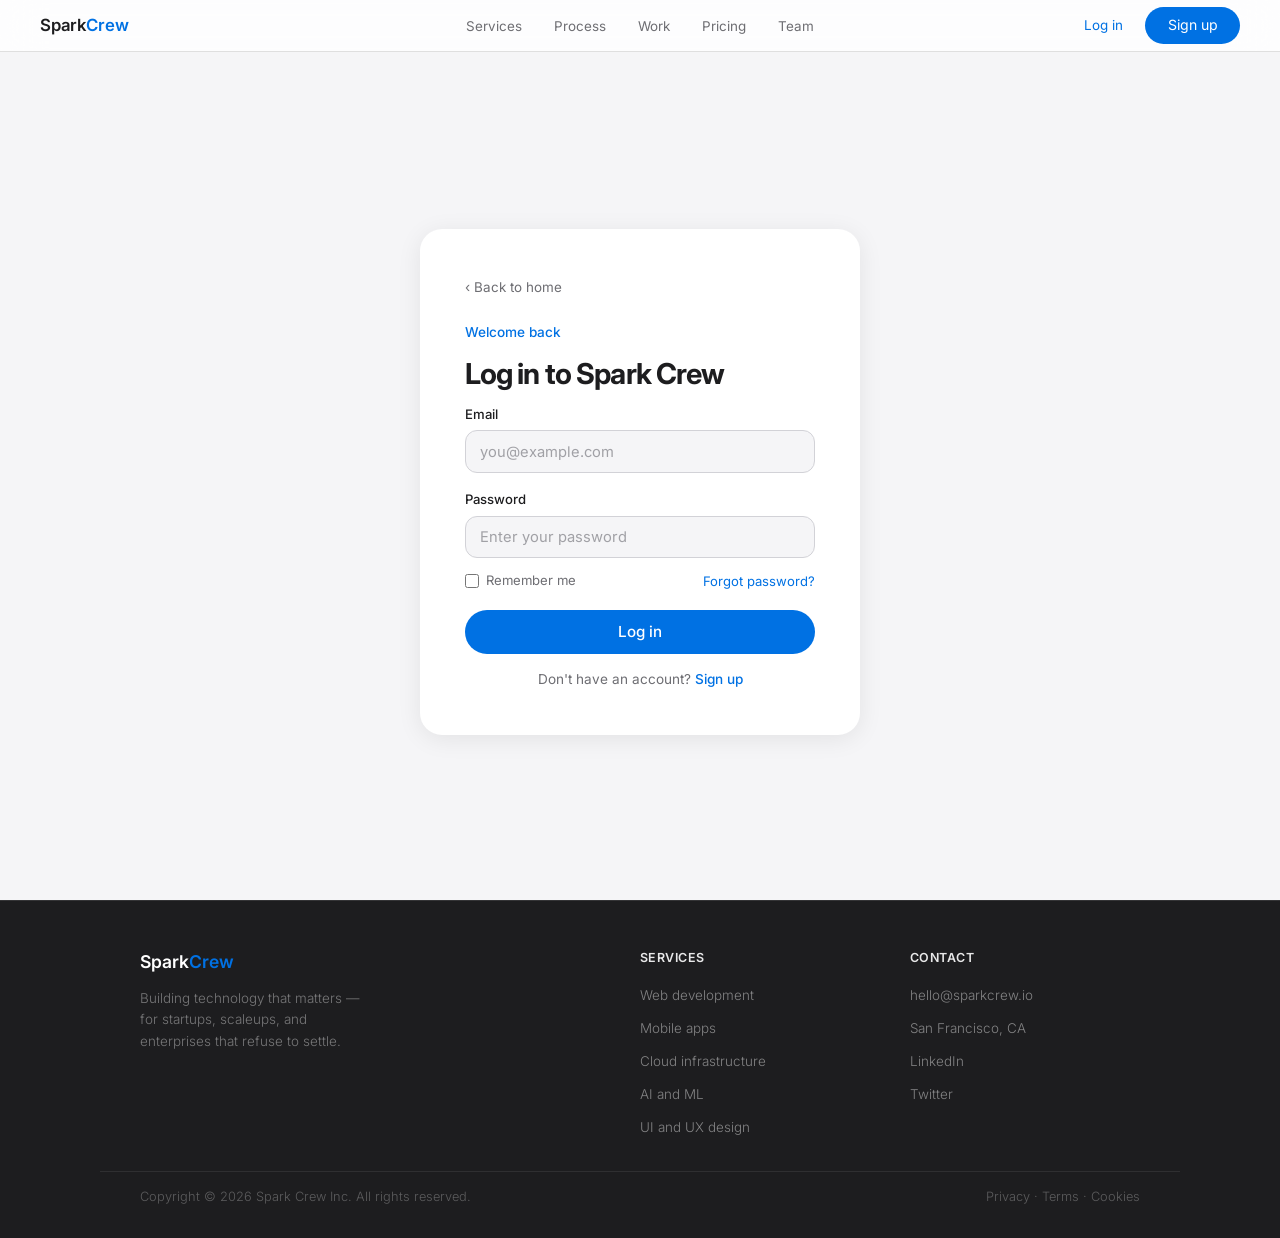
<file: login.html>
<!DOCTYPE html>
<html lang="en">
<head>
<meta charset="UTF-8">
<meta name="viewport" content="width=device-width, initial-scale=1.0">
<title>Log in — Spark Crew</title>
<link href="https://fonts.googleapis.com/css2?family=Inter:wght@200;300;400;500;600;700&display=swap" rel="stylesheet">
<link rel="stylesheet" href="styles.css">
</head>
<body>

<nav>
  <a class="logo" href="index.html">Spark<em>Crew</em></a>
  <ul class="nav-links">
    <li><a href="index.html#services">Services</a></li>
    <li><a href="index.html#how">Process</a></li>
    <li><a href="index.html#portfolio">Work</a></li>
    <li><a href="index.html#pricing">Pricing</a></li>
    <li><a href="index.html#team">Team</a></li>
  </ul>
  <div style="display:flex;align-items:center;gap:1.4rem">
    <a class="nav-cta" href="login.html">Log in</a>
    <a class="btn-apple" style="padding:.5rem 1.4rem;font-size:.88rem" href="signup.html">Sign up</a>
  </div>
</nav>

<div class="auth-page-wrap">
  <div class="auth-page-card">
    <a class="auth-back" href="index.html">‹ Back to home</a>

    <div id="authForms">
      <p class="modal-eyebrow">Welcome back</p>
      <h3 class="modal-title">Log in to Spark Crew</h3>
      <form id="loginForm" novalidate onsubmit="return handleLoginSubmit(event)">
        <div class="field-group">
          <label class="field-label" for="loginEmail">Email</label>
          <input class="field-input" type="email" id="loginEmail" placeholder="you@example.com" required>
          <div class="field-error" id="loginEmailError">Please enter a valid email address.</div>
        </div>
        <div class="field-group">
          <label class="field-label" for="loginPassword">Password</label>
          <input class="field-input" type="password" id="loginPassword" placeholder="Enter your password" required minlength="6">
          <div class="field-error" id="loginPasswordError">Password must be at least 6 characters.</div>
        </div>
        <div class="field-row">
          <label class="field-check"><input type="checkbox" id="loginRemember"> Remember me</label>
          <button type="button" class="field-link" onclick="alert('Password reset link would be sent to your email.')">Forgot password?</button>
        </div>
        <button type="submit" class="auth-submit">Log in</button>
      </form>
      <p class="auth-switch">Don't have an account? <a href="signup.html" style="color:var(--blue);text-decoration:none;font-weight:500">Sign up</a></p>
    </div>

    <div class="auth-success" id="authSuccess">
      <div class="success-icon">✓</div>
      <h3 class="modal-title" id="authSuccessTitle">Welcome back!</h3>
      <p class="modal-text" id="authSuccessText">You've been logged in successfully.</p>
      <a class="auth-submit" href="index.html" style="display:block;text-decoration:none;text-align:center">Continue to homepage</a>
    </div>
  </div>
</div>

<footer>
  <div class="foot-top">
    <div><div class="foot-brand">Spark<em>Crew</em></div><p class="foot-tagline">Building technology that matters — for startups, scaleups, and enterprises that refuse to settle.</p></div>
    <div class="foot-col"><h6>Services</h6><ul><li><a href="index.html#services">Web development</a></li><li><a href="index.html#services">Mobile apps</a></li><li><a href="index.html#services">Cloud infrastructure</a></li><li><a href="index.html#services">AI and ML</a></li><li><a href="index.html#services">UI and UX design</a></li></ul></div>
    <div class="foot-col"><h6>Contact</h6><ul><li><a href="mailto:hello@sparkcrew.io">hello@sparkcrew.io</a></li><li><a href="#">San Francisco, CA</a></li><li><a href="#">LinkedIn</a></li><li><a href="#">Twitter</a></li></ul></div>
  </div>
  <div class="foot-bottom">
    <span class="foot-legal">Copyright © 2026 Spark Crew Inc. All rights reserved.</span>
    <span class="foot-legal">Privacy · Terms · Cookies</span>
  </div>
</footer>

<script src="script.js"></script>
</body>
</html>
</file>
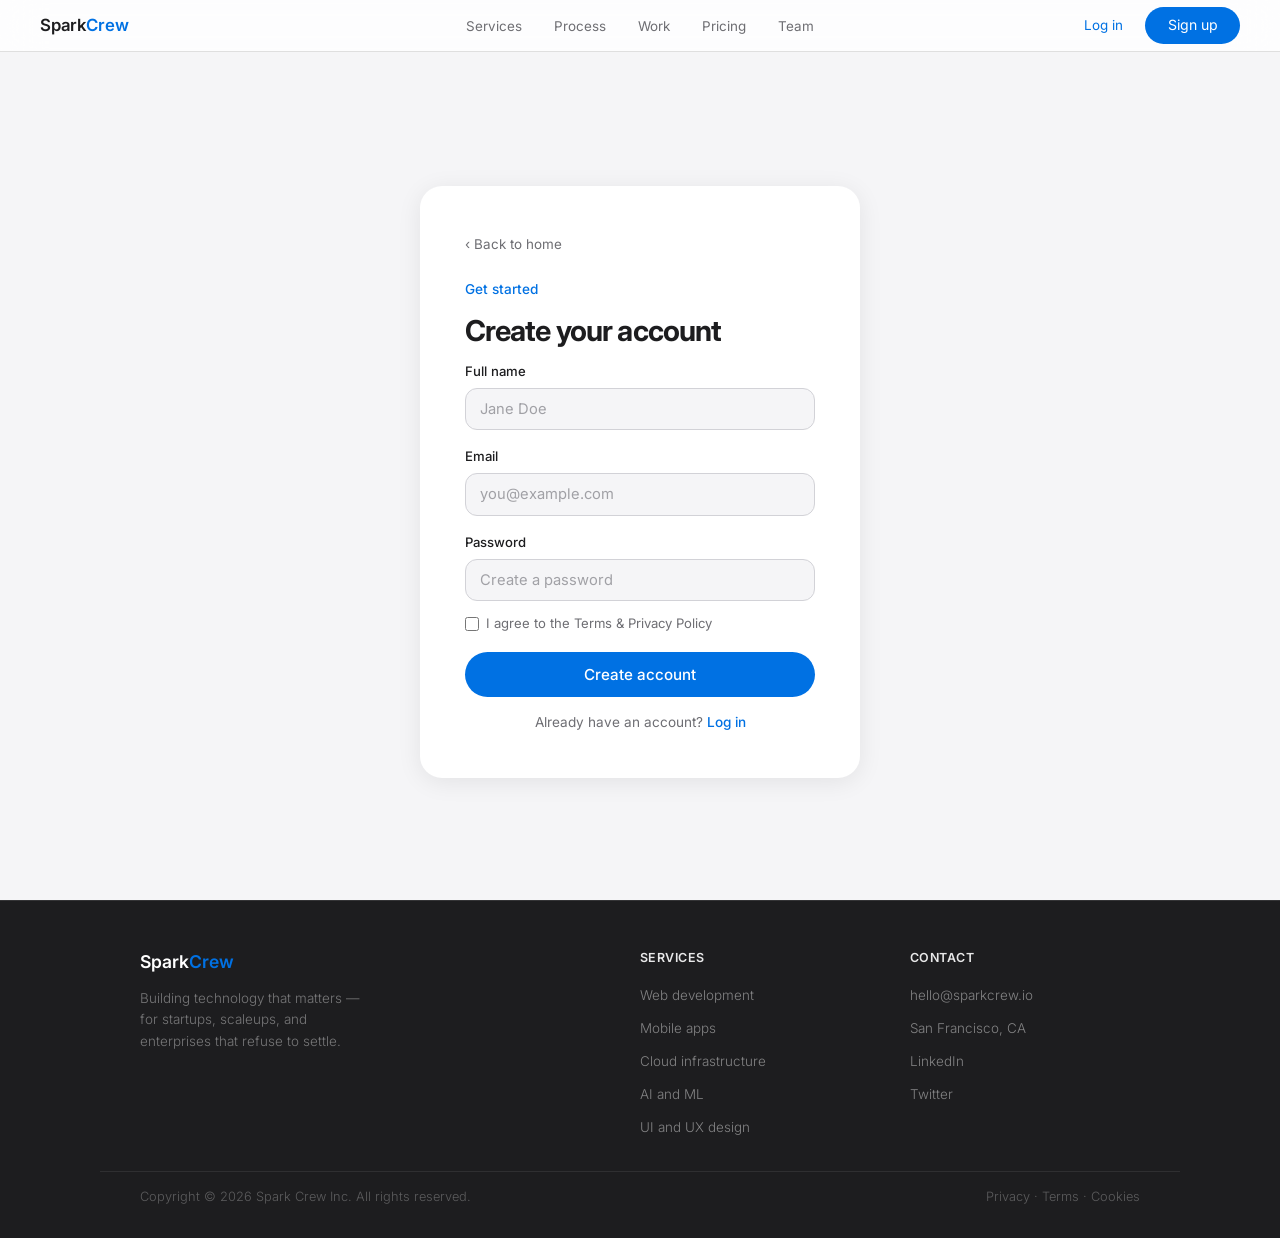
<file: signup.html>
<!DOCTYPE html>
<html lang="en">
<head>
<meta charset="UTF-8">
<meta name="viewport" content="width=device-width, initial-scale=1.0">
<title>Sign up — Spark Crew</title>
<link href="https://fonts.googleapis.com/css2?family=Inter:wght@200;300;400;500;600;700&display=swap" rel="stylesheet">
<link rel="stylesheet" href="styles.css">
</head>
<body>

<nav>
  <a class="logo" href="index.html">Spark<em>Crew</em></a>
  <ul class="nav-links">
    <li><a href="index.html#services">Services</a></li>
    <li><a href="index.html#how">Process</a></li>
    <li><a href="index.html#portfolio">Work</a></li>
    <li><a href="index.html#pricing">Pricing</a></li>
    <li><a href="index.html#team">Team</a></li>
  </ul>
  <div style="display:flex;align-items:center;gap:1.4rem">
    <a class="nav-cta" href="login.html">Log in</a>
    <a class="btn-apple" style="padding:.5rem 1.4rem;font-size:.88rem" href="signup.html">Sign up</a>
  </div>
</nav>

<div class="auth-page-wrap">
  <div class="auth-page-card">
    <a class="auth-back" href="index.html">‹ Back to home</a>

    <div id="authForms">
      <p class="modal-eyebrow">Get started</p>
      <h3 class="modal-title">Create your account</h3>
      <form id="signupForm" novalidate onsubmit="return handleSignupSubmit(event)">
        <div class="field-group">
          <label class="field-label" for="signupName">Full name</label>
          <input class="field-input" type="text" id="signupName" placeholder="Jane Doe" required>
          <div class="field-error" id="signupNameError">Please enter your name.</div>
        </div>
        <div class="field-group">
          <label class="field-label" for="signupEmail">Email</label>
          <input class="field-input" type="email" id="signupEmail" placeholder="you@example.com" required>
          <div class="field-error" id="signupEmailError">Please enter a valid email address.</div>
        </div>
        <div class="field-group">
          <label class="field-label" for="signupPassword">Password</label>
          <input class="field-input" type="password" id="signupPassword" placeholder="Create a password" required minlength="6">
          <div class="field-error" id="signupPasswordError">Password must be at least 6 characters.</div>
        </div>
        <div class="field-row">
          <label class="field-check"><input type="checkbox" id="signupTerms" required> I agree to the Terms &amp; Privacy Policy</label>
        </div>
        <button type="submit" class="auth-submit">Create account</button>
      </form>
      <p class="auth-switch">Already have an account? <a href="login.html" style="color:var(--blue);text-decoration:none;font-weight:500">Log in</a></p>
    </div>

    <div class="auth-success" id="authSuccess">
      <div class="success-icon">✓</div>
      <h3 class="modal-title" id="authSuccessTitle">You're in!</h3>
      <p class="modal-text" id="authSuccessText">Welcome to Spark Crew. We're glad to have you.</p>
      <a class="auth-submit" href="index.html" style="display:block;text-decoration:none;text-align:center">Continue to homepage</a>
    </div>
  </div>
</div>

<footer>
  <div class="foot-top">
    <div><div class="foot-brand">Spark<em>Crew</em></div><p class="foot-tagline">Building technology that matters — for startups, scaleups, and enterprises that refuse to settle.</p></div>
    <div class="foot-col"><h6>Services</h6><ul><li><a href="index.html#services">Web development</a></li><li><a href="index.html#services">Mobile apps</a></li><li><a href="index.html#services">Cloud infrastructure</a></li><li><a href="index.html#services">AI and ML</a></li><li><a href="index.html#services">UI and UX design</a></li></ul></div>
    <div class="foot-col"><h6>Contact</h6><ul><li><a href="mailto:hello@sparkcrew.io">hello@sparkcrew.io</a></li><li><a href="#">San Francisco, CA</a></li><li><a href="#">LinkedIn</a></li><li><a href="#">Twitter</a></li></ul></div>
  </div>
  <div class="foot-bottom">
    <span class="foot-legal">Copyright © 2026 Spark Crew Inc. All rights reserved.</span>
    <span class="foot-legal">Privacy · Terms · Cookies</span>
  </div>
</footer>

<script src="script.js"></script>
</body>
</html>
</file>
<file: styles.css>
/* Spark Crew — shared stylesheet */
*,*::before,*::after{box-sizing:border-box;margin:0;padding:0}
:root{
  --white:#ffffff;
  --bg-gray:#f5f5f7;
  --text:#1d1d1f;
  --text-secondary:#6e6e73;
  --text-muted:#a1a1a6;
  --blue:#0071e3;
  --blue-hover:#0077ed;
  --border:#d2d2d7;
  --card-shadow:0 4px 24px rgba(0,0,0,0.08);
}
html{scroll-behavior:smooth}
body{background:var(--white);color:var(--text);font-family:'Inter',-apple-system,BlinkMacSystemFont,sans-serif;font-size:17px;line-height:1.47;overflow-x:hidden;-webkit-font-smoothing:antialiased}

/* NAV — Apple frosted glass style */
nav{position:fixed;top:0;left:0;right:0;z-index:100;display:flex;align-items:center;justify-content:space-between;padding:0 2.5rem;height:52px;background:rgba(255,255,255,0.82);backdrop-filter:saturate(180%) blur(20px);border-bottom:0.5px solid rgba(0,0,0,0.12)}
.logo{font-size:1.05rem;font-weight:600;letter-spacing:-.01em;color:var(--text);text-decoration:none}
.logo em{color:var(--blue);font-style:normal}
.nav-links{display:flex;gap:2rem;list-style:none;position:absolute;left:50%;transform:translateX(-50%)}
.nav-links a{color:var(--text-secondary);text-decoration:none;font-size:.84rem;font-weight:400;transition:color .15s}
.nav-links a:hover{color:var(--text)}
.nav-cta{font-size:.84rem;font-weight:400;color:var(--blue);background:none;border:none;cursor:pointer;text-decoration:none}

/* HERO */
#hero{position:relative;min-height:100vh;display:flex;align-items:center;justify-content:center;overflow:hidden;background:#fff}
canvas#particles{position:absolute;inset:0;width:100%;height:100%}
.hero-content{position:relative;z-index:2;text-align:center;max-width:900px;padding:0 2rem}
.hero-eyebrow{font-size:.94rem;font-weight:400;color:var(--blue);margin-bottom:1.2rem;letter-spacing:.01em;opacity:0;animation:fadeUp .9s .2s forwards}
.hero-title{font-size:clamp(3rem,7.5vw,5.8rem);font-weight:700;line-height:1.04;letter-spacing:-.04em;margin-bottom:1.4rem;color:var(--text);opacity:0;animation:fadeUp .9s .4s forwards}
.hero-title .thin{font-weight:200;color:var(--text-secondary)}
.hero-sub{font-size:clamp(1.1rem,2.2vw,1.35rem);font-weight:300;color:var(--text-secondary);line-height:1.6;max-width:580px;margin:0 auto 2.8rem;opacity:0;animation:fadeUp .9s .6s forwards}
.hero-actions{display:flex;gap:1.2rem;justify-content:center;align-items:center;opacity:0;animation:fadeUp .9s .8s forwards}
.btn-apple{background:var(--blue);color:#fff;border:none;padding:.75rem 1.8rem;border-radius:980px;font-family:inherit;font-size:1rem;font-weight:400;cursor:pointer;transition:background .15s;text-decoration:none;display:inline-block}
.btn-apple:hover{background:var(--blue-hover)}
.btn-ghost{background:none;color:var(--blue);border:none;font-family:inherit;font-size:1rem;font-weight:400;cursor:pointer;display:flex;align-items:center;gap:.3rem}
.btn-ghost::after{content:'›';font-size:1.2rem;line-height:1}
.hero-scroll{position:absolute;bottom:2rem;left:50%;transform:translateX(-50%);display:flex;flex-direction:column;align-items:center;gap:.4rem;animation:bounce 2.5s infinite 1.5s}
.scroll-line{width:1px;height:36px;background:linear-gradient(to bottom,var(--text-secondary),transparent);opacity:.4}
.scroll-label{font-size:.72rem;color:var(--text-muted);letter-spacing:.08em}

/* SHARED SECTION STYLES */
section{padding:8rem 2.5rem}
.section-inner{max-width:1080px;margin:0 auto}
.section-label{font-size:.88rem;font-weight:600;color:var(--blue);letter-spacing:.02em;margin-bottom:.6rem}
.section-headline{font-size:clamp(2rem,4.5vw,3.2rem);font-weight:700;letter-spacing:-.03em;line-height:1.1;margin-bottom:.8rem;color:var(--text)}
.section-headline .thin{font-weight:200;color:var(--text-secondary)}
.section-body{font-size:1.05rem;font-weight:300;color:var(--text-secondary);line-height:1.65;max-width:520px}

/* STATS — Apple product page banner style */
#stats{padding:5rem 2.5rem;background:var(--text);color:#fff}
.stats-row{max-width:860px;margin:0 auto;display:grid;grid-template-columns:repeat(4,1fr);gap:1px;background:rgba(255,255,255,.12)}
.stat-cell{background:var(--text);padding:2.5rem 2rem;text-align:center}
.stat-num{font-size:3rem;font-weight:700;letter-spacing:-.04em;color:#fff}
.stat-num sup{font-size:1.4rem;font-weight:300;color:rgba(255,255,255,.6)}
.stat-label{font-size:.88rem;font-weight:300;color:rgba(255,255,255,.55);margin-top:.4rem}

/* SERVICES — clean tile grid */
#services{background:var(--bg-gray)}
.svc-intro{display:grid;grid-template-columns:1fr 1fr;gap:4rem;align-items:end;margin-bottom:4rem}
.services-grid{display:grid;grid-template-columns:repeat(3,1fr);gap:1rem}
.svc-card{background:var(--white);border-radius:18px;padding:2.2rem;transition:transform .3s}
.svc-card:hover{transform:translateY(-3px)}
.svc-icon-wrap{width:52px;height:52px;border-radius:14px;background:var(--bg-gray);display:flex;align-items:center;justify-content:center;margin-bottom:1.5rem;font-size:1.5rem;overflow:hidden}
.svc-icon-wrap img{width:100%;height:100%;object-fit:cover;display:block}
.svc-name{font-size:1.1rem;font-weight:600;letter-spacing:-.01em;margin-bottom:.5rem}
.svc-body{font-size:.9rem;font-weight:300;color:var(--text-secondary);line-height:1.6}
.svc-more{display:inline-flex;align-items:center;gap:.2rem;margin-top:1rem;font-size:.88rem;color:var(--blue);font-weight:400}
.svc-more::after{content:'›'}

/* PROCESS — Apple-style alternating layout */
#how{background:var(--white)}
.how-steps-list{display:flex;flex-direction:column;gap:0}
.how-step-row{display:grid;grid-template-columns:1fr 1fr;gap:5rem;align-items:center;padding:5rem 0;border-top:.5px solid var(--border)}
.how-step-row:first-child{border-top:none;padding-top:3rem}
.step-number{font-size:4rem;font-weight:700;letter-spacing:-.04em;color:var(--text-muted);margin-bottom:.8rem;line-height:1}
.step-title{font-size:1.6rem;font-weight:600;letter-spacing:-.02em;margin-bottom:.8rem}
.step-desc{font-size:.95rem;font-weight:300;color:var(--text-secondary);line-height:1.65}
.step-visual{background:var(--bg-gray);border-radius:20px;padding:2.5rem;min-height:220px;display:flex;flex-direction:column;justify-content:space-between}
.step-tag{display:inline-block;background:rgba(0,113,227,.08);color:var(--blue);border-radius:980px;padding:.3rem .9rem;font-size:.8rem;font-weight:500;margin-bottom:.8rem;width:fit-content}
.mini-bar{height:5px;border-radius:3px;background:rgba(0,0,0,.07);overflow:hidden;margin:.4rem 0}
.mini-bar-fill{height:100%;border-radius:3px;background:var(--blue);transition:width 1s}

/* TECH */
#tech{background:var(--bg-gray)}
.tech-header{display:grid;grid-template-columns:1fr 1fr;gap:4rem;align-items:end;margin-bottom:3.5rem}
.tech-chips{display:flex;gap:.6rem;flex-wrap:wrap}
.tech-chip{background:var(--white);border-radius:980px;padding:.45rem 1.1rem;font-size:.84rem;font-weight:400;color:var(--text-secondary);transition:all .2s;border:.5px solid transparent}
.tech-chip:hover{color:var(--text);border-color:var(--border)}

/* PORTFOLIO */
#portfolio{background:var(--white)}
.portfolio-intro{margin-bottom:3.5rem}
.port-grid{display:grid;grid-template-columns:repeat(3,1fr);gap:1rem}
.port-card{border-radius:20px;overflow:hidden;background:var(--bg-gray);transition:transform .3s}
.port-card:hover{transform:scale(1.01)}
.port-thumb{height:200px;display:flex;align-items:center;justify-content:center;font-size:3.5rem;overflow:hidden}
.port-thumb img{width:100%;height:100%;object-fit:cover;display:block}
.port-info{padding:1.5rem}
.port-name{font-size:1.05rem;font-weight:600;letter-spacing:-.01em;margin-bottom:.25rem}
.port-cat{font-size:.84rem;font-weight:300;color:var(--text-secondary)}

/* TESTIMONIALS */
#testimonials{background:var(--bg-gray)}
.testi-wrap{display:grid;grid-template-columns:repeat(3,1fr);gap:1rem;margin-top:3.5rem}
.testi{background:var(--white);border-radius:18px;padding:2rem}
.testi-stars{color:var(--blue);font-size:.9rem;letter-spacing:.05em;margin-bottom:1rem}
.testi-quote{font-size:.95rem;font-weight:300;color:var(--text-secondary);line-height:1.65;margin-bottom:1.5rem}
.testi-who{display:flex;align-items:center;gap:.75rem}
.testi-initials{width:34px;height:34px;border-radius:50%;background:var(--bg-gray);display:flex;align-items:center;justify-content:center;font-size:.75rem;font-weight:600;color:var(--text)}
.testi-person-name{font-size:.88rem;font-weight:500}
.testi-person-role{font-size:.8rem;font-weight:300;color:var(--text-muted)}

/* PRICING */
#pricing{background:var(--white)}
.pricing-head{text-align:center;margin-bottom:3.5rem}
.pricing-head .section-body{margin:0 auto}
.price-grid{display:grid;grid-template-columns:repeat(3,1fr);gap:1rem;max-width:960px;margin:0 auto}
.price-tile{background:var(--bg-gray);border-radius:20px;padding:2.2rem;position:relative}
.price-tile.pick{background:var(--text);color:#fff}
.pop-tag{display:inline-block;background:var(--blue);color:#fff;border-radius:980px;font-size:.75rem;font-weight:500;padding:.25rem .75rem;margin-bottom:1rem}
.price-plan{font-size:1rem;font-weight:600;margin-bottom:.3rem}
.price-tile.pick .price-plan{color:#fff}
.price-sub{font-size:.84rem;font-weight:300;color:var(--text-secondary);margin-bottom:1.2rem}
.price-tile.pick .price-sub{color:rgba(255,255,255,.6)}
.price-amount{font-size:2.6rem;font-weight:700;letter-spacing:-.04em;margin-bottom:.2rem}
.price-tile.pick .price-amount{color:#fff}
.price-period{font-size:.84rem;font-weight:300;color:var(--text-secondary);margin-bottom:1.5rem}
.price-tile.pick .price-period{color:rgba(255,255,255,.55)}
.price-divider{height:.5px;background:rgba(0,0,0,.1);margin:1.2rem 0}
.price-tile.pick .price-divider{background:rgba(255,255,255,.15)}
.price-list{list-style:none;display:flex;flex-direction:column;gap:.65rem;margin-bottom:1.8rem}
.price-list li{font-size:.88rem;font-weight:300;color:var(--text-secondary);display:flex;gap:.5rem;align-items:flex-start}
.price-tile.pick .price-list li{color:rgba(255,255,255,.7)}
.check{color:var(--blue);font-weight:600;flex-shrink:0}
.price-tile.pick .check{color:#64b5f6}
.price-cta{display:block;width:100%;padding:.75rem;border-radius:980px;border:none;font-family:inherit;font-size:.95rem;font-weight:500;cursor:pointer;text-align:center;transition:all .2s}
.price-cta.outline{background:transparent;border:1px solid var(--border);color:var(--blue)}
.price-cta.outline:hover{background:var(--bg-gray)}
.price-cta.solid{background:var(--blue);color:#fff}
.price-cta.solid:hover{background:var(--blue-hover)}

/* TEAM */
#team{background:var(--bg-gray)}
.team-head{margin-bottom:3.5rem}
.team-row{display:grid;grid-template-columns:repeat(4,1fr);gap:1rem}
.team-tile{background:var(--white);border-radius:18px;padding:2rem;text-align:center;transition:transform .3s}
.team-tile:hover{transform:translateY(-3px)}
.team-avatar{width:80px;height:80px;border-radius:50%;margin:0 auto 1.2rem;display:flex;align-items:center;justify-content:center;font-size:1.5rem;font-weight:700;background:var(--bg-gray);color:var(--text)}
.team-name{font-size:1rem;font-weight:600;margin-bottom:.2rem}
.team-role{font-size:.84rem;font-weight:300;color:var(--text-secondary)}
.team-chips{display:flex;gap:.35rem;justify-content:center;flex-wrap:wrap;margin-top:.8rem}
.team-chip{background:rgba(0,113,227,.07);color:var(--blue);border-radius:4px;padding:.15rem .5rem;font-size:.72rem;font-weight:500}

/* CTA BANNER */
#cta{background:var(--text);padding:8rem 2.5rem;text-align:center}
.cta-headline{font-size:clamp(2.2rem,5vw,4rem);font-weight:700;letter-spacing:-.04em;color:#fff;margin-bottom:1rem;line-height:1.06}
.cta-sub{font-size:1.1rem;font-weight:300;color:rgba(255,255,255,.65);margin-bottom:2.5rem;max-width:500px;margin-left:auto;margin-right:auto}
.cta-actions{display:flex;gap:1rem;justify-content:center;align-items:center}
.btn-white{background:#fff;color:var(--text);border:none;padding:.75rem 1.8rem;border-radius:980px;font-family:inherit;font-size:1rem;font-weight:500;cursor:pointer;transition:opacity .15s}
.btn-white:hover{opacity:.88}
.btn-ghost-white{background:none;color:rgba(255,255,255,.8);border:none;font-family:inherit;font-size:1rem;font-weight:300;cursor:pointer;display:flex;align-items:center;gap:.3rem}
.btn-ghost-white::after{content:'›';font-size:1.2rem}

/* FOOTER */
footer{background:#1d1d1f;border-top:.5px solid rgba(255,255,255,.1)}
.foot-top{max-width:1080px;margin:0 auto;padding:3rem 2.5rem 2rem;display:grid;grid-template-columns:2fr 1fr 1fr;gap:2.5rem}
.foot-brand{font-size:1.1rem;font-weight:600;color:#fff;margin-bottom:.8rem}
.foot-brand em{color:var(--blue);font-style:normal}
.foot-tagline{font-size:.84rem;font-weight:300;color:rgba(255,255,255,.4);line-height:1.6;max-width:220px}
.foot-col h6{font-size:.78rem;font-weight:600;color:rgba(255,255,255,.9);letter-spacing:.04em;margin-bottom:.9rem;text-transform:uppercase}
.foot-col ul{list-style:none;display:flex;flex-direction:column;gap:.5rem}
.foot-col a{font-size:.84rem;font-weight:300;color:rgba(255,255,255,.45);text-decoration:none;transition:color .15s}
.foot-col a:hover{color:rgba(255,255,255,.8)}
.foot-bottom{max-width:1080px;margin:0 auto;padding:1rem 2.5rem 2rem;display:flex;justify-content:space-between;border-top:.5px solid rgba(255,255,255,.08)}
.foot-legal{font-size:.8rem;font-weight:300;color:rgba(255,255,255,.28)}

/* ANIMATIONS */
@keyframes fadeUp{from{opacity:0;transform:translateY(18px)}to{opacity:1;transform:none}}
@keyframes bounce{0%,100%{transform:translateX(-50%) translateY(0)}50%{transform:translateX(-50%) translateY(5px)}}
.reveal{opacity:0;transform:translateY(24px);transition:opacity .7s cubic-bezier(.25,.46,.45,.94),transform .7s cubic-bezier(.25,.46,.45,.94);animation:revealFallback 0.01s 1.2s forwards}
.reveal.visible{opacity:1;transform:none}
@keyframes revealFallback{to{opacity:1;transform:none}}

/* BOOK MODAL */
.modal-overlay{position:fixed;inset:0;background:rgba(0,0,0,.55);backdrop-filter:blur(8px);display:none;align-items:center;justify-content:center;z-index:200;padding:1.5rem;animation:fadeIn .25s ease}
.modal-overlay.open{display:flex}
.modal-card{background:var(--white);border-radius:22px;max-width:480px;width:100%;padding:2.5rem;position:relative;box-shadow:0 30px 80px rgba(0,0,0,.3);animation:modalUp .35s cubic-bezier(.25,.46,.45,.94)}
.modal-close{position:absolute;top:1rem;right:1.2rem;background:none;border:none;font-size:1.6rem;color:var(--text-muted);cursor:pointer;line-height:1;transition:color .15s}
.modal-close:hover{color:var(--text)}
.modal-eyebrow{font-size:.85rem;font-weight:500;color:var(--blue);margin-bottom:.6rem}
.modal-title{font-size:1.8rem;font-weight:700;letter-spacing:-.03em;margin-bottom:.6rem;color:var(--text)}
.modal-text{font-size:.95rem;font-weight:300;color:var(--text-secondary);line-height:1.6;margin-bottom:1.6rem}
.modal-details{list-style:none;display:flex;flex-direction:column;gap:.9rem;margin-bottom:1.8rem;padding:1.2rem;background:var(--bg-gray);border-radius:14px}
.modal-details li{display:flex;align-items:center;gap:.8rem;font-size:.9rem;color:var(--text);font-weight:400}
.modal-details .ico{width:32px;height:32px;border-radius:50%;background:var(--white);display:flex;align-items:center;justify-content:center;flex-shrink:0;font-size:.95rem}
.modal-details strong{font-weight:500}
.modal-details span{color:var(--text-secondary);font-weight:300;font-size:.85rem;display:block;margin-top:.1rem}
.modal-actions{display:flex;gap:.7rem}
.modal-actions a,.modal-actions button{flex:1;text-align:center;text-decoration:none;padding:.75rem 1rem;border-radius:980px;font-size:.92rem;font-weight:500;cursor:pointer;font-family:inherit;border:none;transition:all .15s}
.modal-primary{background:var(--blue);color:#fff}
.modal-primary:hover{background:var(--blue-hover)}
.modal-secondary{background:var(--bg-gray);color:var(--text)}
.modal-secondary:hover{background:var(--border)}
@keyframes fadeIn{from{opacity:0}to{opacity:1}}
@keyframes modalUp{from{opacity:0;transform:translateY(20px) scale(.97)}to{opacity:1;transform:none}}

/* AUTH MODAL */
.auth-card{max-width:420px}
.auth-tabs{display:flex;background:var(--bg-gray);border-radius:980px;padding:.25rem;margin-bottom:1.8rem}
.auth-tab{flex:1;text-align:center;padding:.55rem 0;border-radius:980px;border:none;background:none;font-family:inherit;font-size:.88rem;font-weight:500;color:var(--text-secondary);cursor:pointer;transition:all .2s}
.auth-tab.active{background:var(--white);color:var(--text);box-shadow:0 1px 4px rgba(0,0,0,.1)}
.auth-panel{display:none}
.auth-panel.active{display:block;animation:fadeIn .25s ease}
.field-group{margin-bottom:1.1rem}
.field-label{display:block;font-size:.82rem;font-weight:500;color:var(--text);margin-bottom:.4rem}
.field-input{width:100%;padding:.7rem .9rem;border-radius:12px;border:1px solid var(--border);background:var(--bg-gray);font-family:inherit;font-size:.92rem;color:var(--text);transition:border-color .15s,background .15s}
.field-input::placeholder{color:var(--text-muted)}
.field-input:focus{outline:none;border-color:var(--blue);background:var(--white)}
.field-row{display:flex;justify-content:space-between;align-items:center;margin:-.3rem 0 1.2rem}
.field-check{display:flex;align-items:center;gap:.45rem;font-size:.82rem;color:var(--text-secondary)}
.field-check input{width:14px;height:14px;accent-color:var(--blue)}
.field-link{font-size:.82rem;color:var(--blue);text-decoration:none;background:none;border:none;font-family:inherit;cursor:pointer}
.auth-submit{width:100%;padding:.8rem;border-radius:980px;border:none;background:var(--blue);color:#fff;font-family:inherit;font-size:.95rem;font-weight:500;cursor:pointer;transition:background .15s;margin-bottom:1rem}
.auth-submit:hover{background:var(--blue-hover)}
.auth-switch{text-align:center;font-size:.85rem;color:var(--text-secondary)}
.auth-switch button{background:none;border:none;color:var(--blue);font-family:inherit;font-size:.85rem;font-weight:500;cursor:pointer}
.field-error{font-size:.78rem;color:#d92626;margin-top:.35rem;display:none}
.field-input.invalid{border-color:#d92626}
.auth-success{display:none;text-align:center;padding:1rem 0}
.auth-success.active{display:block;animation:fadeIn .3s ease}
.success-icon{width:56px;height:56px;border-radius:50%;background:rgba(0,113,227,.1);color:var(--blue);font-size:1.6rem;display:flex;align-items:center;justify-content:center;margin:0 auto 1.2rem}

/* AUTH PAGES (standalone login.html / signup.html) */
.auth-page-wrap{min-height:100vh;display:flex;align-items:center;justify-content:center;padding:7rem 1.5rem 3rem;background:var(--bg-gray)}
.auth-page-card{background:var(--white);border-radius:22px;max-width:440px;width:100%;padding:2.8rem;box-shadow:var(--card-shadow)}
.auth-page-card .auth-card{max-width:none}
.auth-back{display:inline-flex;align-items:center;gap:.3rem;font-size:.84rem;color:var(--text-secondary);text-decoration:none;margin-bottom:1.6rem}
.auth-back:hover{color:var(--text)}
</file>
